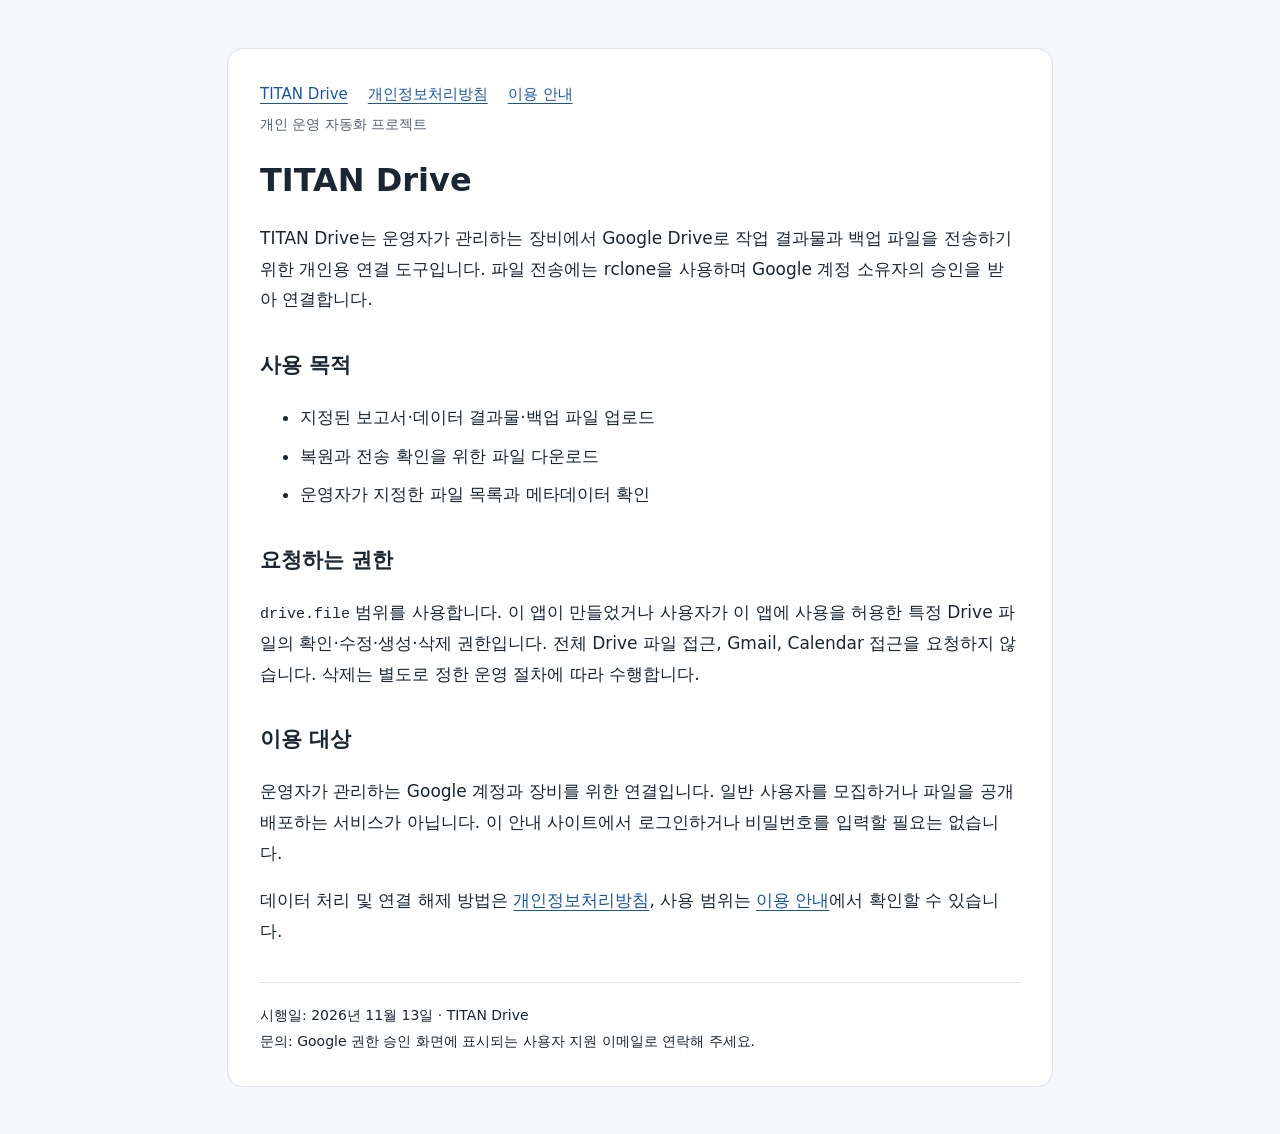
<file: index.html>
<!doctype html>
<html lang="ko"><head><meta charset="utf-8"><meta name="viewport" content="width=device-width,initial-scale=1"><meta name="description" content="TITAN Drive의 Google Drive 연결 용도와 데이터 처리 안내"><title>연결 안내 · TITAN Drive</title><link rel="stylesheet" href="style.css"></head><body><main><nav aria-label="문서 메뉴"><a href="index.html">TITAN Drive</a><a href="privacy.html">개인정보처리방침</a><a href="terms.html">이용 안내</a></nav><small>개인 운영 자동화 프로젝트</small><h1>TITAN Drive</h1><p>TITAN Drive는 운영자가 관리하는 장비에서 Google Drive로 작업 결과물과 백업 파일을 전송하기 위한 개인용 연결 도구입니다. 파일 전송에는 rclone을 사용하며 Google 계정 소유자의 승인을 받아 연결합니다.</p><h2>사용 목적</h2><ul><li>지정된 보고서·데이터 결과물·백업 파일 업로드</li><li>복원과 전송 확인을 위한 파일 다운로드</li><li>운영자가 지정한 파일 목록과 메타데이터 확인</li></ul><h2>요청하는 권한</h2><p><code>drive.file</code> 범위를 사용합니다. 이 앱이 만들었거나 사용자가 이 앱에 사용을 허용한 특정 Drive 파일의 확인·수정·생성·삭제 권한입니다. 전체 Drive 파일 접근, Gmail, Calendar 접근을 요청하지 않습니다. 삭제는 별도로 정한 운영 절차에 따라 수행합니다.</p><h2>이용 대상</h2><p>운영자가 관리하는 Google 계정과 장비를 위한 연결입니다. 일반 사용자를 모집하거나 파일을 공개 배포하는 서비스가 아닙니다. 이 안내 사이트에서 로그인하거나 비밀번호를 입력할 필요는 없습니다.</p><p>데이터 처리 및 연결 해제 방법은 <a href="privacy.html">개인정보처리방침</a>, 사용 범위는 <a href="terms.html">이용 안내</a>에서 확인할 수 있습니다.</p><footer>시행일: 2026년 11월 13일 · TITAN Drive<br>문의: Google 권한 승인 화면에 표시되는 사용자 지원 이메일로 연락해 주세요.</footer></main></body></html>
</file>
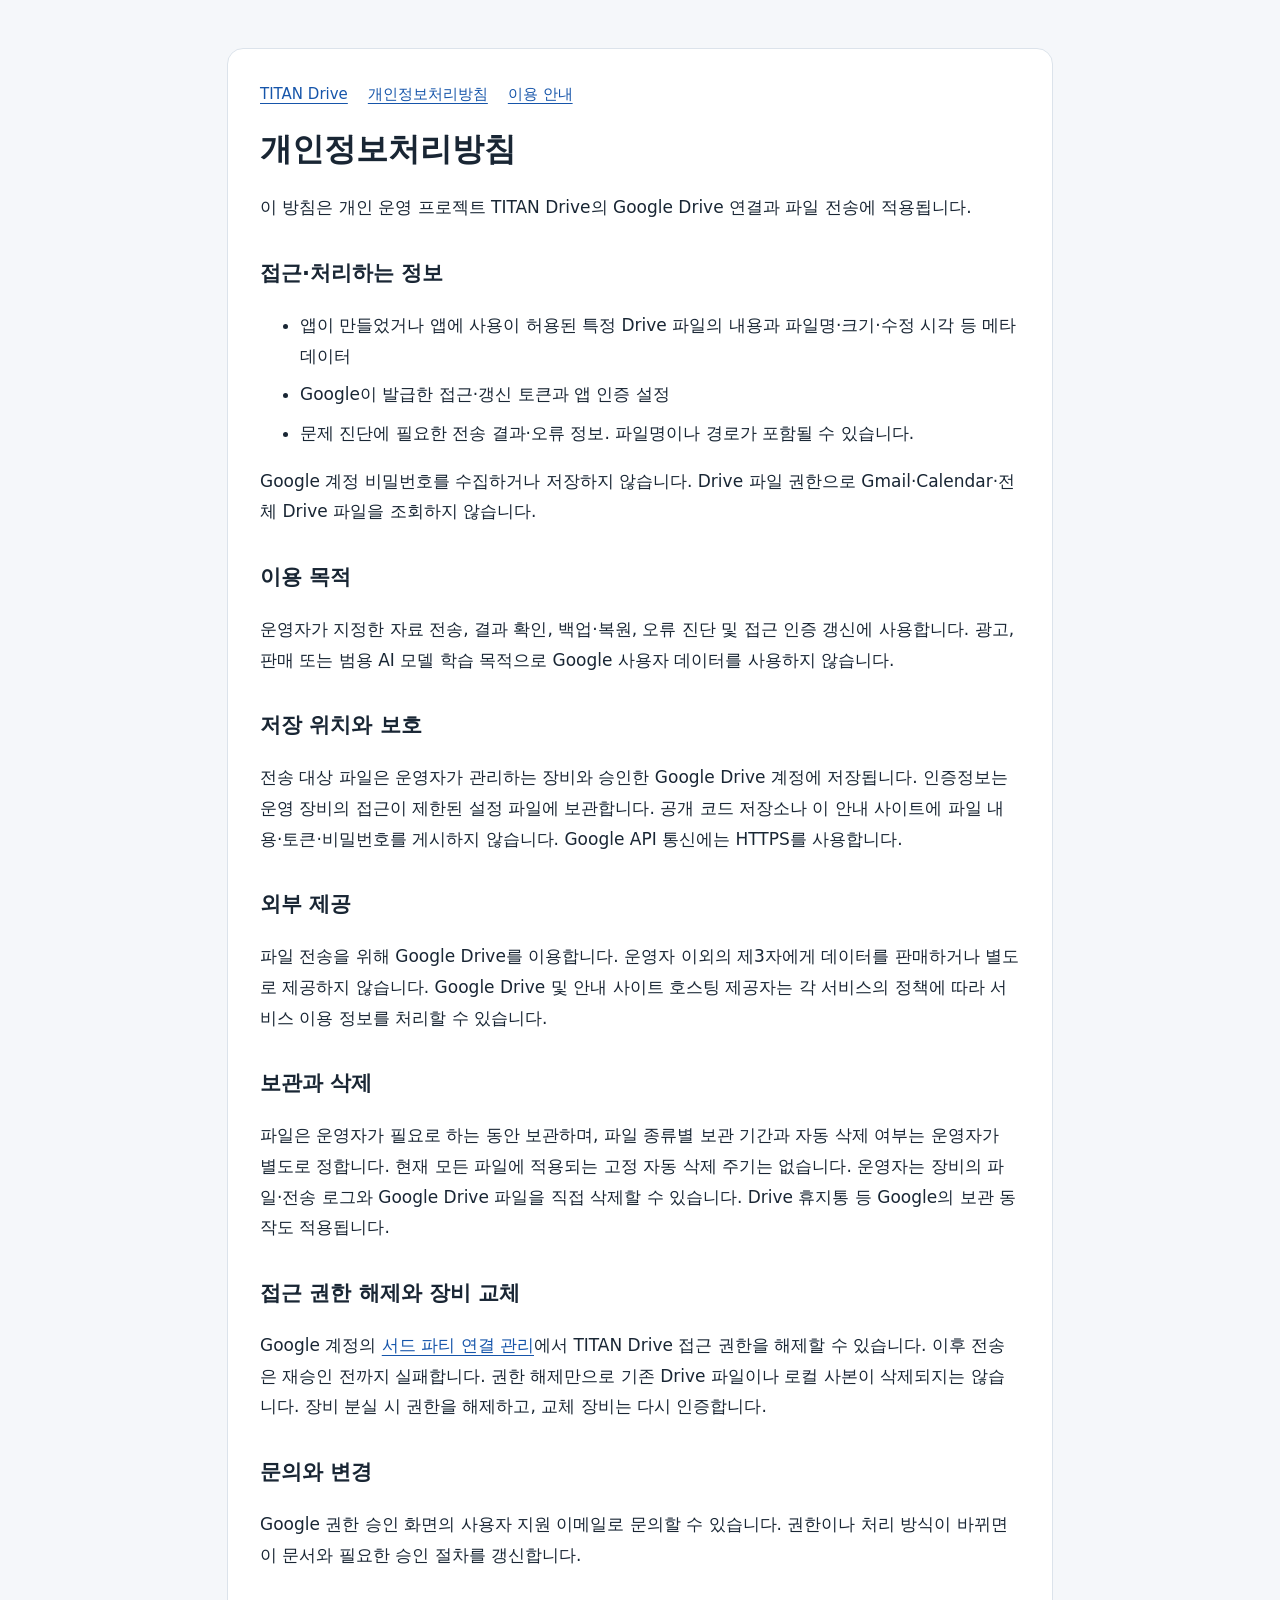
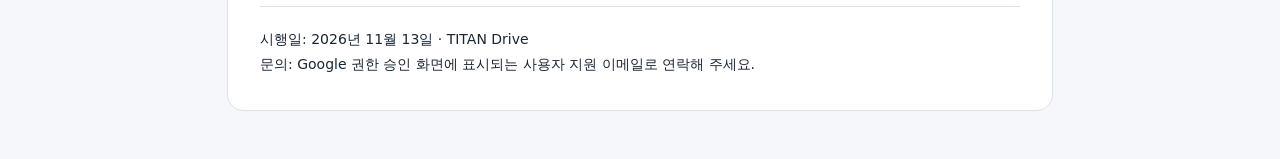
<file: privacy.html>
<!doctype html>
<html lang="ko"><head><meta charset="utf-8"><meta name="viewport" content="width=device-width,initial-scale=1"><meta name="description" content="TITAN Drive의 Google Drive 연결 용도와 데이터 처리 안내"><title>개인정보처리방침 · TITAN Drive</title><link rel="stylesheet" href="style.css"></head><body><main><nav aria-label="문서 메뉴"><a href="index.html">TITAN Drive</a><a href="privacy.html">개인정보처리방침</a><a href="terms.html">이용 안내</a></nav><h1>개인정보처리방침</h1><p>이 방침은 개인 운영 프로젝트 TITAN Drive의 Google Drive 연결과 파일 전송에 적용됩니다.</p><h2>접근·처리하는 정보</h2><ul><li>앱이 만들었거나 앱에 사용이 허용된 특정 Drive 파일의 내용과 파일명·크기·수정 시각 등 메타데이터</li><li>Google이 발급한 접근·갱신 토큰과 앱 인증 설정</li><li>문제 진단에 필요한 전송 결과·오류 정보. 파일명이나 경로가 포함될 수 있습니다.</li></ul><p>Google 계정 비밀번호를 수집하거나 저장하지 않습니다. Drive 파일 권한으로 Gmail·Calendar·전체 Drive 파일을 조회하지 않습니다.</p><h2>이용 목적</h2><p>운영자가 지정한 자료 전송, 결과 확인, 백업·복원, 오류 진단 및 접근 인증 갱신에 사용합니다. 광고, 판매 또는 범용 AI 모델 학습 목적으로 Google 사용자 데이터를 사용하지 않습니다.</p><h2>저장 위치와 보호</h2><p>전송 대상 파일은 운영자가 관리하는 장비와 승인한 Google Drive 계정에 저장됩니다. 인증정보는 운영 장비의 접근이 제한된 설정 파일에 보관합니다. 공개 코드 저장소나 이 안내 사이트에 파일 내용·토큰·비밀번호를 게시하지 않습니다. Google API 통신에는 HTTPS를 사용합니다.</p><h2>외부 제공</h2><p>파일 전송을 위해 Google Drive를 이용합니다. 운영자 이외의 제3자에게 데이터를 판매하거나 별도로 제공하지 않습니다. Google Drive 및 안내 사이트 호스팅 제공자는 각 서비스의 정책에 따라 서비스 이용 정보를 처리할 수 있습니다.</p><h2>보관과 삭제</h2><p>파일은 운영자가 필요로 하는 동안 보관하며, 파일 종류별 보관 기간과 자동 삭제 여부는 운영자가 별도로 정합니다. 현재 모든 파일에 적용되는 고정 자동 삭제 주기는 없습니다. 운영자는 장비의 파일·전송 로그와 Google Drive 파일을 직접 삭제할 수 있습니다. Drive 휴지통 등 Google의 보관 동작도 적용됩니다.</p><h2>접근 권한 해제와 장비 교체</h2><p>Google 계정의 <a href="https://myaccount.google.com/connections">서드 파티 연결 관리</a>에서 TITAN Drive 접근 권한을 해제할 수 있습니다. 이후 전송은 재승인 전까지 실패합니다. 권한 해제만으로 기존 Drive 파일이나 로컬 사본이 삭제되지는 않습니다. 장비 분실 시 권한을 해제하고, 교체 장비는 다시 인증합니다.</p><h2>문의와 변경</h2><p>Google 권한 승인 화면의 사용자 지원 이메일로 문의할 수 있습니다. 권한이나 처리 방식이 바뀌면 이 문서와 필요한 승인 절차를 갱신합니다.</p><footer>시행일: 2026년 11월 13일 · TITAN Drive<br>문의: Google 권한 승인 화면에 표시되는 사용자 지원 이메일로 연락해 주세요.</footer></main></body></html>
</file>
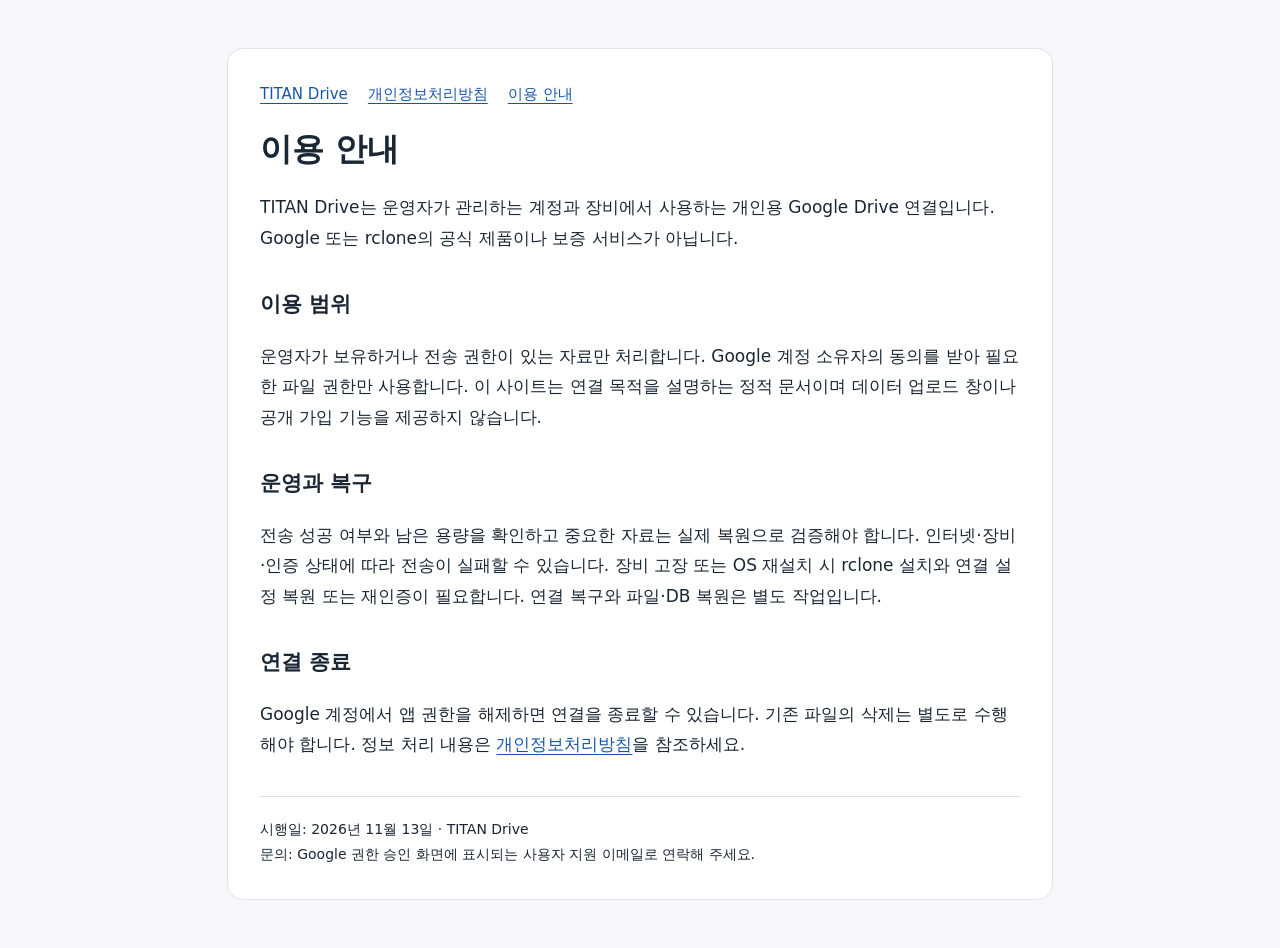
<file: terms.html>
<!doctype html>
<html lang="ko"><head><meta charset="utf-8"><meta name="viewport" content="width=device-width,initial-scale=1"><meta name="description" content="TITAN Drive의 Google Drive 연결 용도와 데이터 처리 안내"><title>이용 안내 · TITAN Drive</title><link rel="stylesheet" href="style.css"></head><body><main><nav aria-label="문서 메뉴"><a href="index.html">TITAN Drive</a><a href="privacy.html">개인정보처리방침</a><a href="terms.html">이용 안내</a></nav><h1>이용 안내</h1><p>TITAN Drive는 운영자가 관리하는 계정과 장비에서 사용하는 개인용 Google Drive 연결입니다. Google 또는 rclone의 공식 제품이나 보증 서비스가 아닙니다.</p><h2>이용 범위</h2><p>운영자가 보유하거나 전송 권한이 있는 자료만 처리합니다. Google 계정 소유자의 동의를 받아 필요한 파일 권한만 사용합니다. 이 사이트는 연결 목적을 설명하는 정적 문서이며 데이터 업로드 창이나 공개 가입 기능을 제공하지 않습니다.</p><h2>운영과 복구</h2><p>전송 성공 여부와 남은 용량을 확인하고 중요한 자료는 실제 복원으로 검증해야 합니다. 인터넷·장비·인증 상태에 따라 전송이 실패할 수 있습니다. 장비 고장 또는 OS 재설치 시 rclone 설치와 연결 설정 복원 또는 재인증이 필요합니다. 연결 복구와 파일·DB 복원은 별도 작업입니다.</p><h2>연결 종료</h2><p>Google 계정에서 앱 권한을 해제하면 연결을 종료할 수 있습니다. 기존 파일의 삭제는 별도로 수행해야 합니다. 정보 처리 내용은 <a href="privacy.html">개인정보처리방침</a>을 참조하세요.</p><footer>시행일: 2026년 11월 13일 · TITAN Drive<br>문의: Google 권한 승인 화면에 표시되는 사용자 지원 이메일로 연락해 주세요.</footer></main></body></html>
</file>
<file: style.css>
body{margin:0;background:#f5f7fa;color:#192634;font:17px/1.8 system-ui,-apple-system,sans-serif}main{max-width:760px;margin:48px auto;padding:32px;background:white;border:1px solid #dce3eb;border-radius:16px}nav{display:flex;gap:20px;flex-wrap:wrap;font-size:15px}a{color:#1655aa;text-underline-offset:4px}h1{font-size:32px;line-height:1.3}h2{margin-top:32px;font-size:21px}small{color:#526173}li{margin:8px 0}code{font-size:15px;overflow-wrap:anywhere}footer{border-top:1px solid #dce3eb;margin-top:36px;padding-top:20px;font-size:14px}@media(max-width:600px){main{margin:16px;padding:22px}body{font-size:16px}}
</file>
